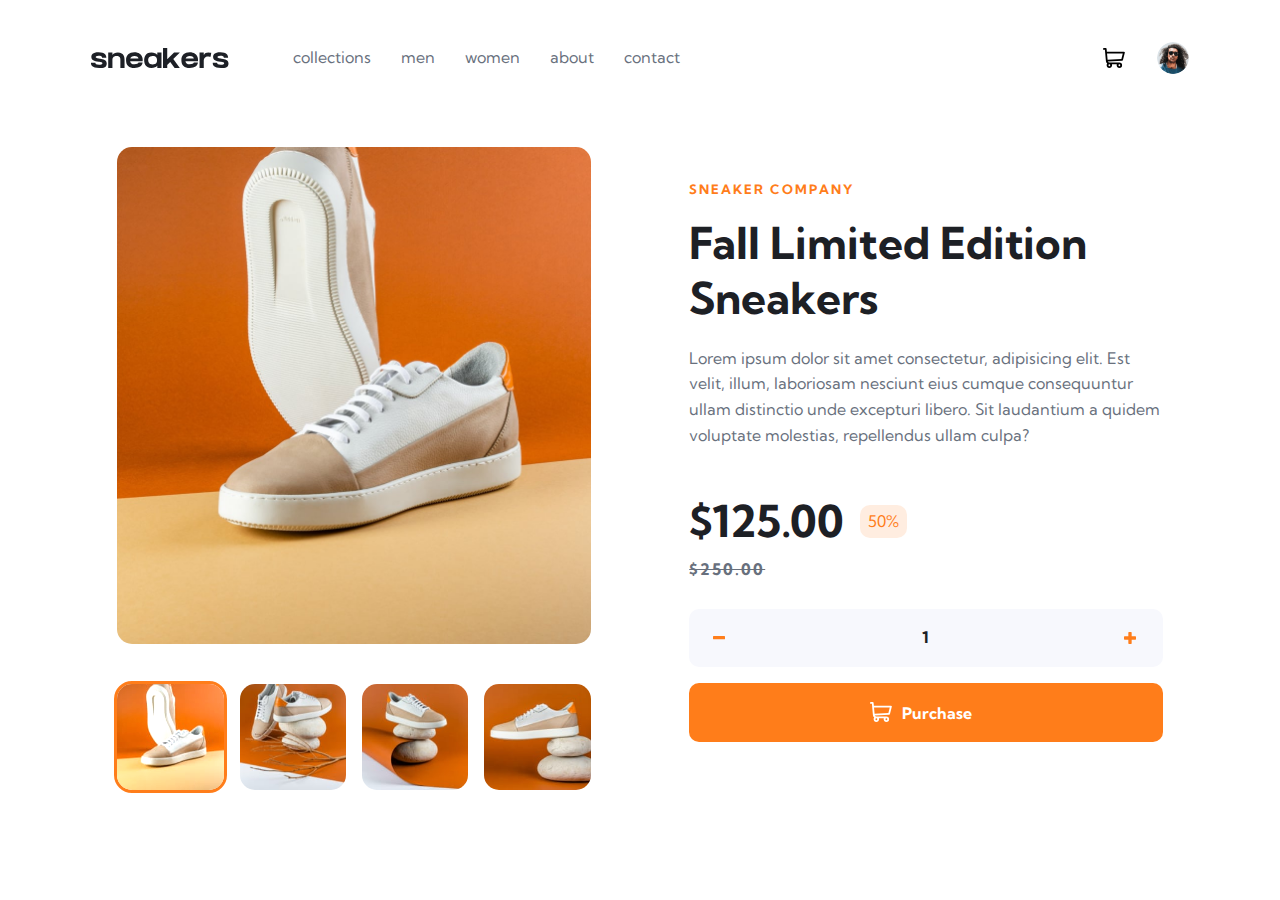
<file: index.html>
<!DOCTYPE html>
<html lang="en">

<head>
  <meta charset="UTF-8">
  <meta name="viewport" content="width=device-width, initial-scale=1.0">
  <title>Frontend Mentor | E-commerce product page</title>
  <link rel="preconnect" href="https://fonts.googleapis.com">
  <link rel="preconnect" href="https://fonts.gstatic.com" crossorigin>
  <link href="https://fonts.googleapis.com/css2?family=Kumbh+Sans:wght@400;700&display=swap" rel="stylesheet">
  <link rel="stylesheet" href="./style.css">
</head>

<body>
  <header class="relative js-header">
    <nav class="nav flex-row relative">
      <img class="nav__menu-button js-menu-button pointer" src="./images/icon-menu.svg" alt="open menu button"
        tabindex="0">
      <img class="nav__logo" src="./images/logo.svg" alt="sneakers">

      <ul class="nav__list flex-row" style="--gap: 1.875em" role="list">
        <li><a href="#">collections</a></li>
        <li><a href="#">men</a></li>
        <li><a href="#">women</a></li>
        <li><a href="#">about</a></li>
        <li><a href="#">contact</a></li>
      </ul>

      <div class="cart-icon push-right relative pointer" tabindex="0">
        <span class="cart-icon__amount br-2 text-neutral-100">0</span>
        <img class="cart-icon__icon" src="./images/icon-cart--black.svg" alt="your cart">
      </div>

      <img class="nav__profile-image br-full pointer" src="./images/image-avatar.png" alt="your profile image"
        tabindex="0">

      <div class="cart br-2 remove">
        <p class="cart__title padding-22 font-bold text-neutral-700">Cart</p>
        <hr>
        <div class="cart__content padding-22 padding-bottom-32">
          <p class="empty-msg text-center remove">Your cart is empty!</p>
          <ul class="cart__items" role="list">
          </ul>
          <button class="button cart__button" data-type="primary" aria-label="Checkout">Checkout</button>
        </div>
      </div>
    </nav>
    <!-- side nav-->
    <div class="side-container">
      <div class="side-nav js-side-nav bg-neutral-100" style="--top-space: 2.25rem;">
        <button class="icon-btn" data-type="close" type="button" aria-label="Close"></button>
        <ul class="grid-flow" style="--gap: 1.375rem; margin-top: 3rem;" role="list">
          <li>
            <a class="font-bold uppercase text-neutral-700" href="#">collections</a>
          </li>
          <li>
            <a class="font-bold uppercase text-neutral-700" href="#">men</a>
          </li>
          <li>
            <a class="font-bold uppercase text-neutral-700" href="#">women</a>
          </li>
          <li>
            <a class="font-bold uppercase text-neutral-700" href="#">about</a>
          </li>
          <li>
            <a class="font-bold uppercase text-neutral-700" href="#">contact</a>
          </li>
        </ul>
      </div>
      <div class="overlay js-overlay bg-neutral-800"></div>
    </div>
  </header>

  <main id="0" class="main-section grid-flow grid--2up space-bottom" style="--bottom-space: 5rem;">
    <section class="img-section grid-flow">
      <div class="relative">
        <img class="img-section__large-img" data-number="1" src="./images/image-product-1.jpg" alt="product image">
        <button class="img-section__icon-btn icon-btn" data-type="left-arrow">
        </button>
        <button class="img-section__icon-btn icon-btn" data-type="right-arrow">
        </button>
      </div>

      <div class="thumbnails grid-flow remove">
        <div data-type="active" data-number="1">
          <img src="./images/image-product-1-thumbnail.jpg" alt="product thumbnail">
        </div>
        <div data-number="2">
          <img src="./images/image-product-2-thumbnail.jpg" alt="product thumbnail">
        </div>
        <div data-number="3">
          <img src="./images/image-product-3-thumbnail.jpg" alt="product thumbnail">
        </div>
        <div data-number="4">
          <img src="./images/image-product-4-thumbnail.jpg" alt="product thumbnail">
        </div>
      </div>
    </section>

    <section class="context-section">
      <p class="context-section__company uppercase text-primary-400 font-bold ls-1 font-size-300">Sneaker Company</p>
      <h2 class="context-section__name">Fall Limited Edition Sneakers
      </h2>
      <p class="context-section__description text-neutral-400">Lorem ipsum dolor sit amet consectetur, adipisicing elit.
        Est velit,
        illum, laboriosam nesciunt eius cumque consequuntur ullam distinctio unde excepturi libero. Sit laudantium a
        quidem voluptate molestias, repellendus ullam culpa?</p>

      <div class="context-section__price-container flex-row">
        <span class="flex-row align-center" style="--gap: 1rem;">
          <span class="context-section__discounted-price font-28-44 font-bold text-neutral-700">$125.00</span>
          <span class="chip context-section__chip bg-primary-100 br-2 text-primary-400">50%</span>
        </span>
        <span class="context-section__original-price font-bold line-through ls-1">$250.00</span>
      </div>

      <div class="grid-flow" style="--gap: 1rem;">
        <div class="button bg-neutral-200 text-neutral-700" data-type="number"
          aria-label="increase or decrease the amount" data-min="1" data-max="5" data-number="1">
          <img class="pointer" data-type="minus" src="./images/icon-minus.svg" alt="minus" tabindex="0">
          <span>1</span>
          <img class="pointer" src="./images/icon-plus.svg" data-type="plus" alt="plus" tabindex="0">
        </div>
        <button class="button purchase-button flex-row flex-center" data-type="primary">
          <span class="purchase-text">Purchase</span>
        </button>
      </div>
    </section>

    <div class="lightbox-gallery js-lightbox remove">
      <div class="overlay lightbox__overlay bg-neutral-800"></div>
      <section class="img-section lightbox-gallery__content grid-flow">
        <button class="icon-btn lightbox-gallery__icon-btn" data-type="close" type="button" aria-label="Close"></button>
        <div class="relative">
          <img class="img-section__large-img" data-number="1" src="./images/image-product-1.jpg" alt="product image">
          <button class="img-section__icon-btn icon-btn" data-type="left-arrow">
          </button>
          <button class="img-section__icon-btn icon-btn" data-type="right-arrow">
          </button>
        </div>

        <div class="thumbnails js-thumbnails grid-flow padding-inline-48 remove">
          <div data-type="active" data-number="1">
            <img src="./images/image-product-1-thumbnail.jpg" alt="product thumbnail">
          </div>
          <div data-number="2">
            <img src="./images/image-product-2-thumbnail.jpg" alt="product thumbnail">
          </div>
          <div data-number="3">
            <img src="./images/image-product-3-thumbnail.jpg" alt="product thumbnail">
          </div>
          <div data-number="4">
            <img src="./images/image-product-4-thumbnail.jpg" alt="product thumbnail">
          </div>
        </div>
      </section>
    </div>
  </main>
  <script src="./app.js"></script>
</body>

</html>
</file>
<file: style.css>
:root {
  --c-primary-400: hsl(26, 100%, 55%);
  --c-primary-100: hsl(25, 100%, 94%);

  /* neutral */
  --c-neutral-100: hsl(0, 0%, 100%);
  --c-neutral-200: hsl(223, 64%, 98%);
  --c-neutral-300: hsl(220, 14%, 75%);
  --c-neutral-400: hsl(219, 9%, 45%);
  --c-neutral-700: hsl(220, 13%, 13%);
  --c-neutral-800: rgba(0, 0, 0, 0.75);

  --fs-200: 0.75rem;
  --fs-300: 0.8125rem;
  --fs-400: 1rem;
  --fs-500: 1.125rem;
  --fs-600: 1.75rem;
  --fs-800: 2.75rem;

  --fw-400: 400;
  --fw-700: 700;

  --br-1: 0.325rem;
  --br-2: 0.625rem;
  --br-3: 0.9375rem;
}

/* Box Sizing Rules */
*,
*::before,
*::after {
  box-sizing: border-box;
}

/* Remove default margin */
body,
h1,
h2,
h3,
h4,
p,
li,
figure,
figcaption,
blockquote,
dl,
dd {
  margin: 0;
}

html:focus-within {
  scroll-behavior: smooth;
}

body {
  min-height: 100vh;
  text-rendering: optimizeSpeed;
  line-height: 1.5;
}

ul[role="list"],
ol[role="list"] {
  list-style: none;
  padding: 0;
  margin: 0;
}

a:not([class]) {
  text-decoration-skip-ink: auto;
}

img {
  max-width: 100%;
  display: block;
}

input,
button,
textarea,
select {
  font: inherit;
}

button {
  border: transparent;
}

/* reset the animations, transition and scroll behavior if user prefers reduced motion */
@media (prefers-reduced-motion: reduce) {
  *,
  *::before,
  *::after {
    animation-duration: 0.01ms !important;
    animation-iteration-count: 1 !important;
    transition-duration: 0.01ms !important;
    scroll-behavior: auto !important;
  }
}

/* first level css: doing as much as you can at your regular css */

body {
  font-family: "Kumbh Sans", sans-serif;
  font-size: var(--fs-400);
  font-weight: var(--fw-400);
  line-height: 1.6;
  color: var(--c-neutral-400);
  background: var(--c-neutral-100);
}

h1,
h2,
h3 {
  text-transform: capitalize;
  line-height: 1.25;
}

h2 {
  font-size: clamp(
    28px,
    calc(28px + (44 - 28) * ((100vw - 375px) / (1024 - 375))),
    44px
  );
  color: var(--c-neutral-700);
  font-weight: var(--fw-700);
}

img {
  border-radius: var(--br);
}

/* composition */
.flow > :where(:not(:first-child)) {
  margin-bottom: var(--space, 1em);
}

.grid-flow {
  display: grid;
  gap: var(--gap, 1rem);
}

@media screen and (width >= 1024px) {
  .grid--2up {
    grid-template-columns: 1fr 1fr;
  }
}

.flex-row {
  display: flex;
  gap: var(--gap, 1rem);
}

.flex-center {
  justify-content: center;
}

/* utility */

.padding-16 {
  padding: 1rem;
}

.padding-22 {
  padding: 1.375rem;
}

.padding-24 {
  padding: 1.5rem;
}

.padding-bottom-32 {
  padding-bottom: 2rem;
}

.padding-inline-48 {
  padding-inline: 3rem;
}

.bg-primary-100 {
  background-color: var(--c-primary-100);
}

.bg-primary-400 {
  background-color: var(--c-primary-400);
}

.bg-neutral-100 {
  background-color: var(--c-neutral-100);
}

.bg-neutral-200 {
  background-color: var(--c-neutral-200);
}

.bg-neutral-800 {
  background-color: var(--c-neutral-800);
}

.text-primary-400 {
  color: var(--c-primary-400);
}

.text-neutral-100 {
  color: var(--c-neutral-100);
}

.text-neutral-300 {
  color: var(--c-neutral-300);
}

.text-neutral-400 {
  color: var(--c-neutral-400);
}

.text-neutral-700 {
  color: var(--c-neutral-700);
}

.text-neutral-800 {
  color: var(--c-neutral-800);
}

.font-normal {
  font-weight: var(--fw-400);
}

.font-bold {
  font-weight: var(--fw-700);
}

.capitalize {
  text-transform: capitalize;
}

.uppercase {
  text-transform: uppercase;
}

.ls-1 {
  letter-spacing: 2px;
}

.ls-2 {
  letter-spacing: 3px;
}

.font-size-300 {
  font-size: var(--fs-300);
}

.font-28-44 {
  font-size: clamp(
    28px,
    calc(28px + (44 - 28) * ((100vw - 375px) / (1024 - 375))),
    44px
  );
}

.text-center {
  text-align: center;
}

.br-1 {
  border-radius: var(--br-1);
}

.br-2 {
  border-radius: var(--br-2);
}

.br-3 {
  border-radius: var(--br-3);
}

.br-full {
  border-radius: 50%;
}

.push-right {
  margin-left: auto;
}

.relative {
  position: relative;
}

.align-center {
  align-items: center;
}

.space-right {
  margin-inline-end: var(--space, 1rem);
}

.space-top {
  margin-block-start: var(--top-space, 1rem);
}

.space-bottom {
  margin-block-end: var(--bottom-space, 1rem);
}

.pointer {
  cursor: pointer;
}

.line-through {
  text-decoration: line-through;
}

/* testing */
.remove {
  display: none;
}

a,
.link {
  cursor: pointer;
  background: transparent;
  border: 0;
  color: var(--c-neutral-400);
  text-decoration: none;
  font-weight: var(--fw-400);
}

a:hover,
a:focus,
.link:hover,
.link:focus {
  text-decoration: underline;
}

/* block */
.nav {
  max-width: 70.625rem;
  height: clamp(
    66px,
    calc(66px + (115 - 66) * ((100vw - 375px) / (780 - 375))),
    115px
  );
  margin-inline: auto;
  padding-inline: var(--inline-space, 1rem);
}

.nav > * {
  align-self: center;
}

.button {
  width: 100%;
  padding-block: 1em;
  padding-inline: 1.5em;
  font-weight: bold;
  border-radius: var(--br-2);
  cursor: pointer;
}

.button[data-type="primary"] {
  background-color: var(--c-primary-400);
  color: var(--c-neutral-100);
}

.button[data-type="primary"]:hover,
.button[data-type="primary"]:focus {
  background-color: var(--c-primary-100);
  color: var(--c-primary-400);
}

.button[data-type="primary"]:focus {
  outline: 2px solid var(--c-primary-100);
  outline-offset: 2px;
}

.button[data-type="number"] {
  display: grid;
  grid-template-columns: 15px auto 15px;
  align-items: center;
  position: relative;
  text-align: center;
  user-select: none;
  cursor: auto;
}

.icon-btn {
  --btn-width: 1rem;
  cursor: pointer;
  border-radius: 50%;
  width: var(--btn-width);
  height: var(--btn-width);
}

.icon-btn:hover,
.icon-btn:focus {
  outline: 2px solid var(--c-primary-100);
  outline-offset: 2px;
}

.icon-btn[data-type="close"] {
  background: url(./images/icon-close.svg);
  background-repeat: no-repeat;
  background-position: center;
  margin-bottom: var(--space, 1rem);
}

.icon-btn[data-type="delete"] {
  background: url(./images/icon-delete.svg);
  background-repeat: no-repeat;
  background-position: center;
}

.icon-btn[data-type="left-arrow"],
.icon-btn[data-type="right-arrow"] {
  --btn-width: 2.5rem;
  --space: 0.75rem;
  position: absolute;
  top: 50%;
  transform: translateY(-50%);
}

.icon-btn[data-type="left-arrow"] {
  background: url(./images/icon-previous.svg), var(--c-neutral-100);
  background-repeat: no-repeat;
  background-position: bottom 50% left 47.5%;
  left: var(--space);
}

.icon-btn[data-type="right-arrow"] {
  background: url(./images/icon-next.svg), var(--c-neutral-100);
  background-repeat: no-repeat;
  background-position: bottom 50% right 47.5%;
  right: var(--space);
}

.chip {
  padding: 4px 8px;
}

.thumbnails {
  --item-number: 4;
  grid-template-columns: repeat(var(--item-number), 1fr);
}

.thumbnails > * {
  cursor: pointer;
  border-radius: var(--br);
}

.thumbnails > *[data-type="active"] {
  outline: 3px solid var(--c-primary-400);
}

.thumbnails > *:hover > img,
.thumbnails > *[data-type="active"] > img {
  filter: brightness(120%);
}

/* exception */

/* other class styling */
.nav__logo {
  margin-right: clamp(
    16px,
    calc(16px + (48 - 16) * ((100vw - 780px) / (1180 - 780))),
    48px
  );
}

@media screen and (width <= 23.4375rem) {
  .nav__logo {
    width: 110px;
  }
}

.nav__list {
  display: none;
}

@media screen and (width > 48.75rem) {
  /* navbar */
  .nav__list {
    display: inherit;
  }

  .nav__menu-button {
    display: none;
  }
}

.nav__profile-image {
  --width: 1.5rem;
  width: var(--width);
  height: var(--width);
}

@media screen and (width > 48.75rem) {
  .nav__profile-image {
    --width: 2rem;
  }
}

.nav__profile-image:hover,
.nav__profile-image:focus {
  outline: 2px solid var(--c-primary-400);
}

.cart-icon {
  margin-right: var(--right-space, 1rem);
}

.cart-icon__amount {
  font-size: var(--fs-200);
  position: absolute;
  top: -10px;
  right: -10px;
  padding-inline: 7.5px;
  background-color: var(--c-primary-400);
}

.overlay {
  position: fixed;
  inset: 0;
  z-index: 1;
  display: none;
}

.side-nav {
  position: fixed;
  left: 0;
  top: 0;
  height: 100%;
  width: 16rem;
  padding-left: var(--left-space, 1.375rem);
  padding-top: var(--top-space, 1.375rem);
  z-index: 10;
  transform: translateX(-100%);
  --webkit-transform: translateX(-100%);
  will-change: transform;
  pointer-events: auto;
}

.side-nav--visible.side-nav {
  -webkit-transform: none;
  transform: none;
}

.side-nav--animatable.side-nav {
  transition: all 130ms ease-in;
}

.side-nav--visible.side-nav--animatable.side-nav {
  transition: all 330ms ease-out;
}

.side-nav--visible.side-nav + .overlay {
  display: block;
}

.cart {
  position: absolute;
  right: 0;
  bottom: 0;
  transform: translateY(calc(100% + 1rem));
  background-color: var(--c-neutral-100);
  margin-inline: 1rem;
  box-shadow: 0 0 10px var(--c-neutral-700);
  min-width: 22.8125rem;
  z-index: 10;
}

@media screen and (width >= 1024px) {
  .cart {
    transform: translateY(95%);
  }
}

.cart__content {
  min-height: 11.25rem;
}

.cart__item {
  grid-template-columns: 49px auto 15px;
  align-items: center;
}

.cart__button {
  margin-top: 1.5625rem;
}

.main-section {
  max-width: 70.625rem;
  margin-inline: auto;
}

.img-section__large-img {
  height: 100%;
  aspect-ratio: 1 / 0.9;
  object-fit: cover;
}

.context-section {
  padding-inline: 1.5rem;
}

.context-section__name {
  margin-block-start: 1rem;
  margin-block-end: 1.25rem;
}

.context-section__price-container {
  margin-block-start: clamp(
    28px,
    calc(28px + (38 - 28) * ((100vw - 375px) / (1024 - 375))),
    38px
  );
  margin-block-end: 1.6875rem;
  justify-content: space-between;
  align-items: center;
}

@media screen and (width >= 1024px) {
  .main-section {
    gap: clamp(
      4rem,
      calc(64px + (120 - 64) * ((100vw - 1024px) / (1440 - 1024))),
      7.5rem
    );
    padding-inline: clamp(
      2rem,
      calc(32px + (49 - 32) * ((100vw - 1024px) / (1440 - 1024))),
      3.0625rem
    );
  }

  .thumbnails {
    display: grid;
    align-self: end;
  }

  .img-section {
    --br: var(--br-3);
    padding-block: 2rem;
  }

  .img-section__large-img {
    cursor: pointer;
    aspect-ratio: unset;
  }

  .img-section__icon-btn {
    display: none;
  }

  .lightbox-gallery__content .img-section__icon-btn {
    --space: -1.25rem;
    display: block;
  }

  .lightbox-gallery__content .img-section__large-img {
    cursor: auto;
  }

  .context-section {
    padding-block-start: 4rem;
    padding-block-end: 5rem;
    padding-inline: 0;
  }

  .context-section__price-container {
    --gap: 0;
    flex-direction: column;
    align-items: start;
  }
}

.purchase-text::before {
  display: inline-block;
  position: relative;
  top: 3.5px;
  right: 10px;
  content: url("./images/icon-cart--white.svg");
}

.button:hover .purchase-text,
.button:focus .purchase-text {
  color: var(--c-primary-400);
}

.button:hover .purchase-text::before,
.button:focus .purchase-text::before {
  content: url("./images/icon-cart--orange.svg");
}

@media screen and (width < 1024px) {
  .lightbox-gallery {
    display: none;
  }
}

.lightbox__overlay {
  display: block;
}

.lightbox-gallery__content {
  position: fixed;
  top: 50%;
  left: 50%;
  transform: translate(-50%, -50%);
  min-width: 15rem;
  max-width: 34rem;
  z-index: 2;
}

.lightbox-gallery__icon-btn[data-type="close"] {
  --space: 0;
  position: absolute;
  right: 5px;
  background: url(./images/icon-close--lightbox.svg);
  background-repeat: no-repeat;
  background-position: center;
}
</file>
